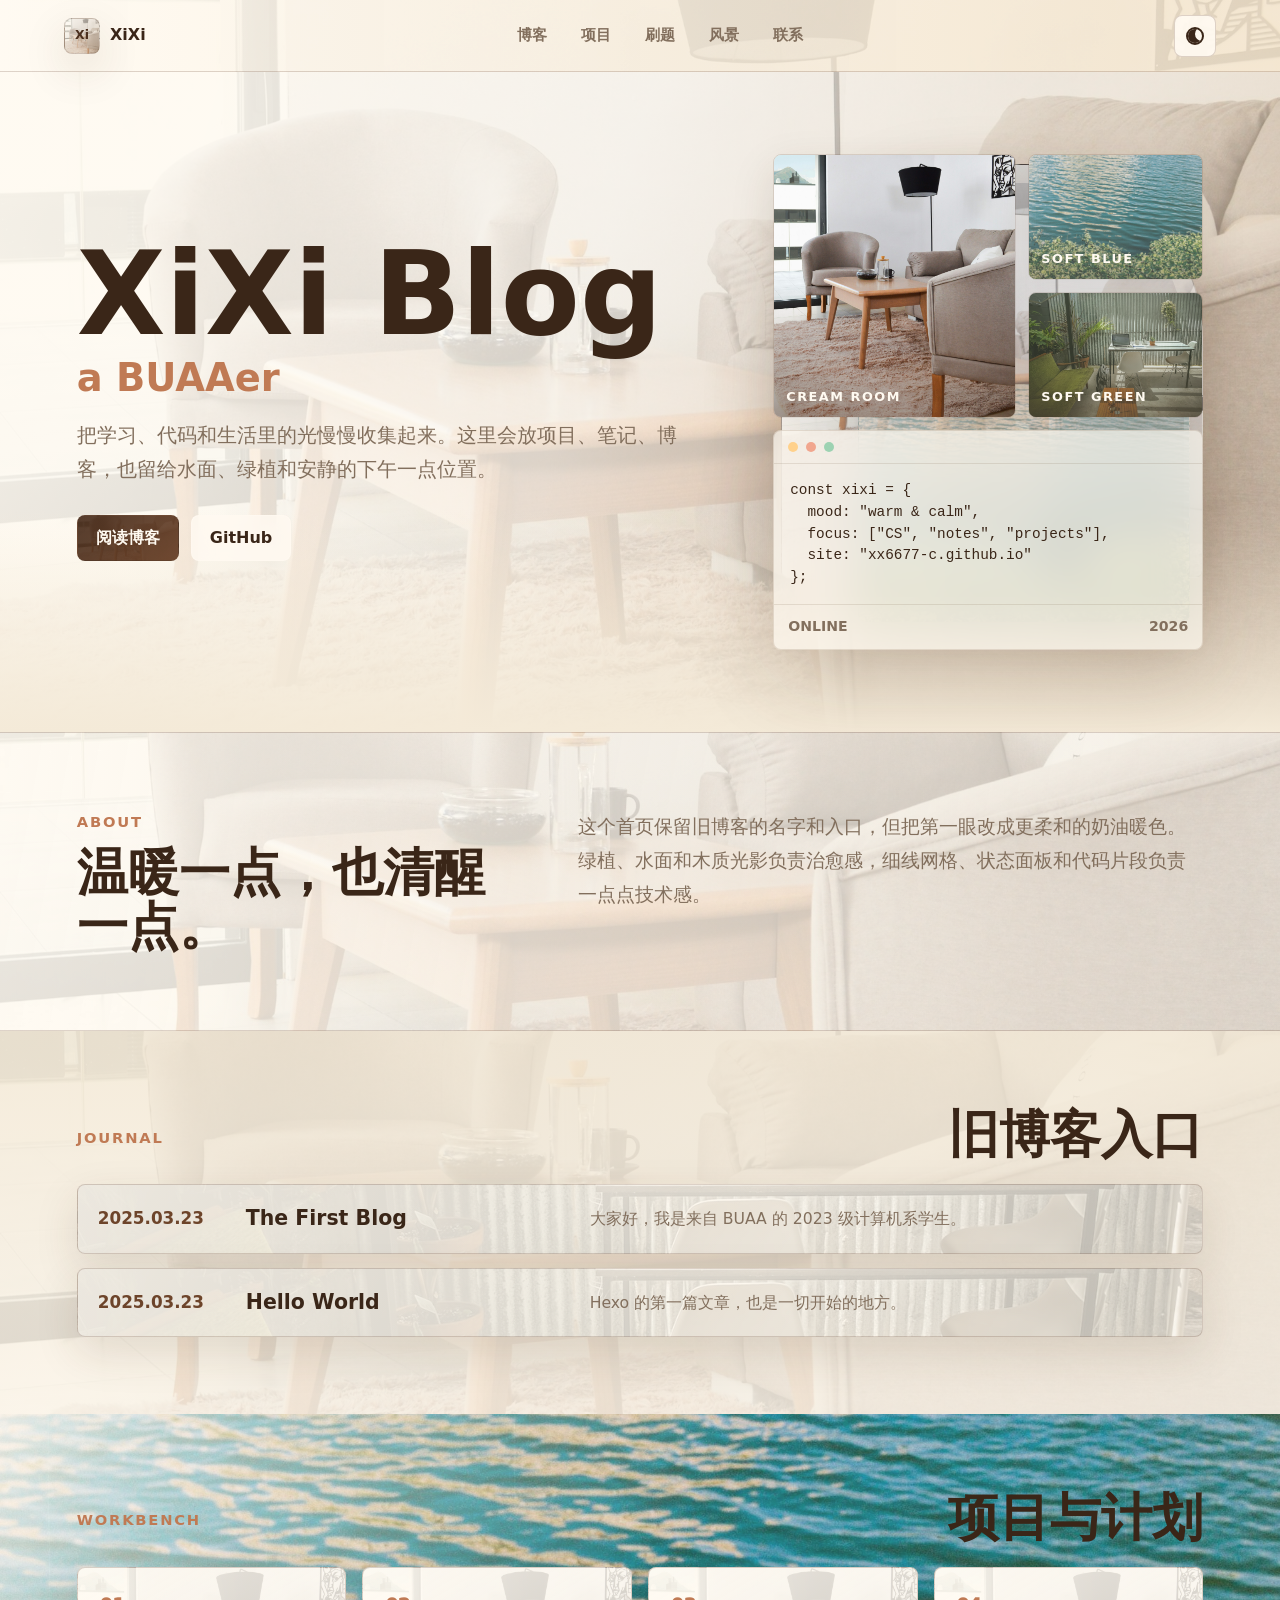
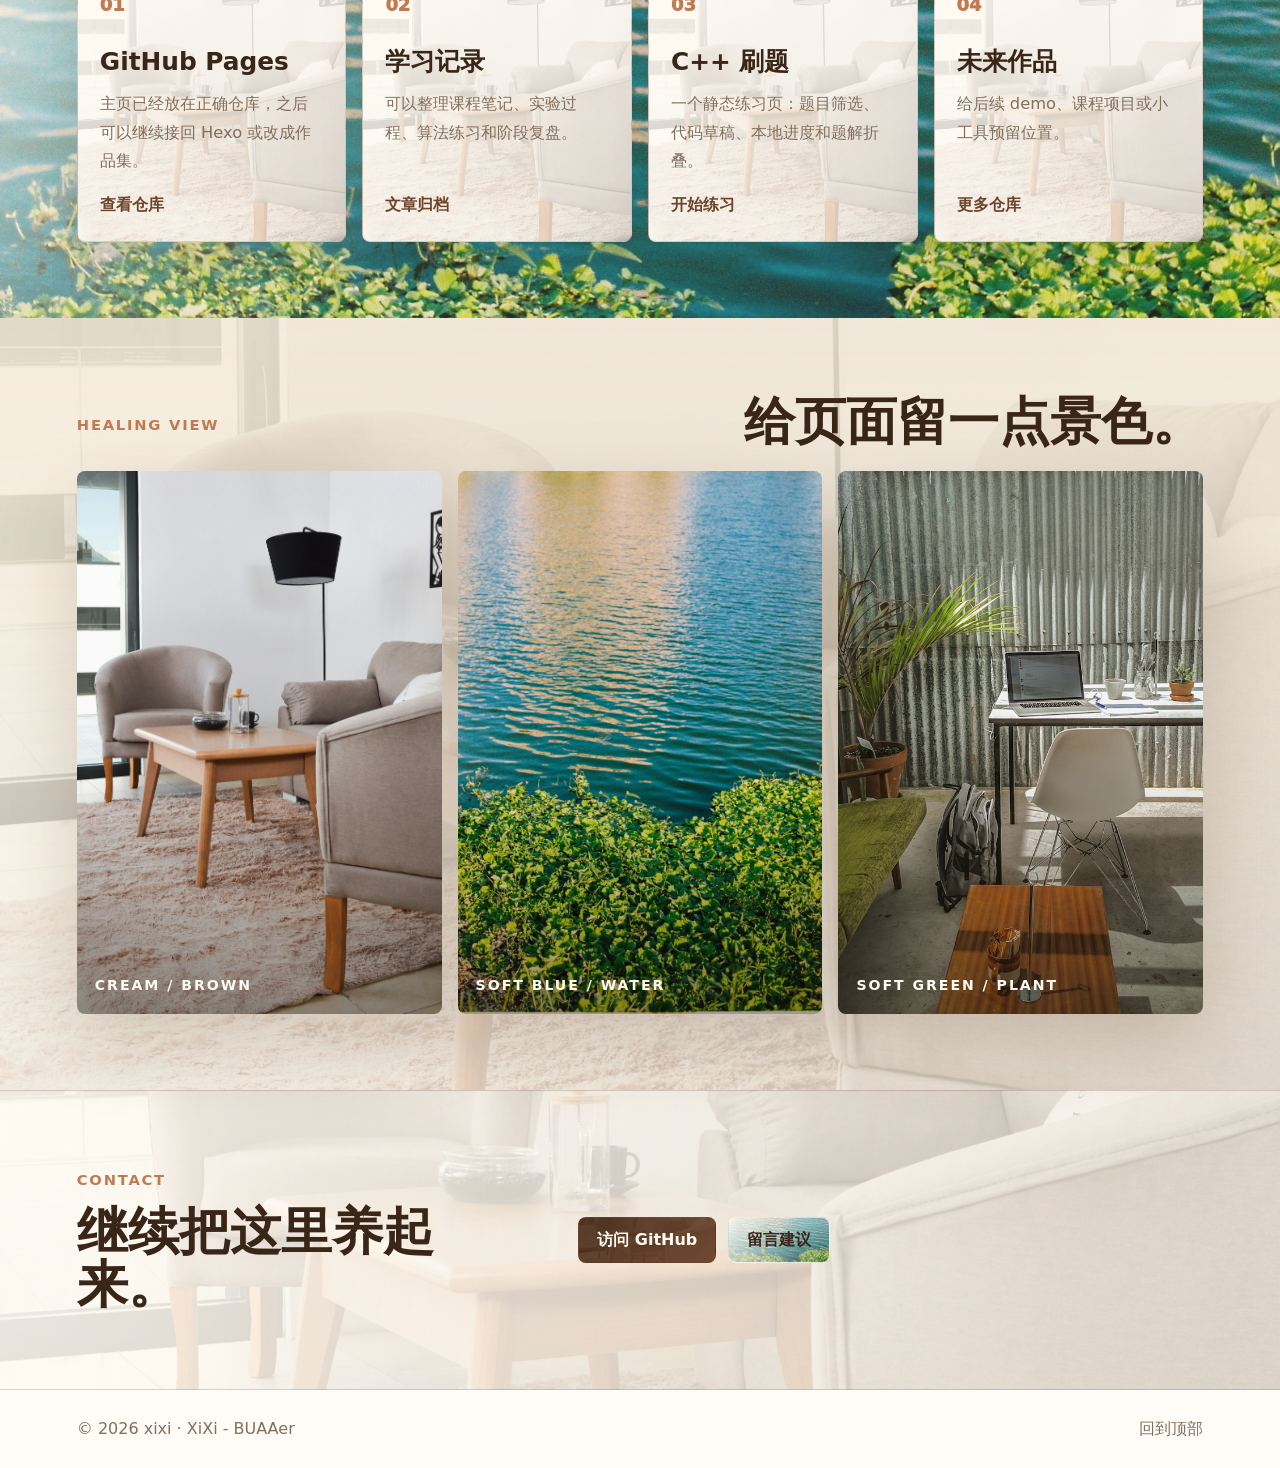
<file: index.html>
<!doctype html>
<html lang="zh-CN">
  <head>
    <meta charset="utf-8" />
    <meta name="viewport" content="width=device-width, initial-scale=1" />
    <title>XiXi Blog - BUAAer</title>
    <meta
      name="description"
      content="XiXi 的个人 GitHub Pages 博客，记录学习、技术、项目和一些温暖的日常。"
    />
    <meta property="og:title" content="XiXi Blog - BUAAer" />
    <meta
      property="og:description"
      content="a BUAAer 的温暖奶油风个人主页，带一点技术感，也留一点治愈的景色。"
    />
    <meta property="og:type" content="website" />
    <meta property="og:image" content="https://xx6677-c.github.io/assets/cream-living-room.jpg" />
    <meta name="theme-color" content="#f4dfbf" />
    <link rel="icon" href="/img/favicon.ico" />
    <link rel="stylesheet" href="styles.css?v=home-type-20260711-3" />
  </head>
  <body>
    <header class="site-header" aria-label="主导航">
      <a class="brand" href="#top" aria-label="回到首页">
        <span class="brand-mark">Xi</span>
        <span>XiXi</span>
      </a>
      <nav class="nav-links" aria-label="页面导航">
        <a href="#journal">博客</a>
        <a href="#work">项目</a>
        <a href="/practice/">刷题</a>
        <a href="#garden">风景</a>
        <a href="#contact">联系</a>
      </nav>
      <button class="theme-toggle" type="button" aria-label="切换日间和夜间模式">
        <span aria-hidden="true"></span>
      </button>
    </header>

    <main id="top">
      <section class="hero" aria-labelledby="hero-title">
        <div class="hero-shade"></div>
        <div class="hero-grid">
          <div class="hero-copy">
            <h1 id="hero-title">XiXi Blog</h1>
            <p class="hero-subtitle">a BUAAer</p>
            <p class="lead">
              把学习、代码和生活里的光慢慢收集起来。这里会放项目、笔记、博客，也留给水面、绿植和安静的下午一点位置。
            </p>
            <div class="hero-actions" aria-label="主要链接">
              <a class="button primary" href="/archives/">阅读博客</a>
              <a class="button secondary" href="https://github.com/xx6677-c">GitHub</a>
            </div>
          </div>

          <div class="hero-side">
            <div class="image-mosaic" aria-label="奶油风景图片拼贴">
              <figure class="mosaic-card main-card">
                <img src="/assets/cream-living-room.jpg" alt="奶白色温暖客厅空间" />
                <figcaption>cream room</figcaption>
              </figure>
              <figure class="mosaic-card blue-card">
                <img src="/assets/lakeside-greenery.jpg" alt="浅蓝水面与岸边植物" />
                <figcaption>soft blue</figcaption>
              </figure>
              <figure class="mosaic-card green-card">
                <img src="/assets/plant-workspace.jpg" alt="浅绿植物与工作桌" />
                <figcaption>soft green</figcaption>
              </figure>
            </div>

            <aside class="tech-panel" aria-label="主页状态">
              <div class="panel-top">
                <span></span>
                <span></span>
                <span></span>
              </div>
              <pre><code>const xixi = {
  mood: "warm & calm",
  focus: ["CS", "notes", "projects"],
  site: "xx6677-c.github.io"
};</code></pre>
              <div class="signal-row">
                <span>online</span>
                <span>2026</span>
              </div>
            </aside>
          </div>
        </div>
      </section>

      <section class="section intro" aria-labelledby="intro-title">
        <div>
          <p class="section-kicker">About</p>
          <h2 id="intro-title">温暖一点，也清醒一点。</h2>
        </div>
        <p>
          这个首页保留旧博客的名字和入口，但把第一眼改成更柔和的奶油暖色。绿植、水面和木质光影负责治愈感，细线网格、状态面板和代码片段负责一点点技术感。
        </p>
      </section>

      <section class="section journal" id="journal" aria-labelledby="journal-title">
        <div class="section-heading">
          <p class="section-kicker">Journal</p>
          <h2 id="journal-title">旧博客入口</h2>
        </div>
        <div class="journal-list">
          <a class="journal-item" href="/2025/03/23/The-first-blog/">
            <span>2025.03.23</span>
            <strong>The First Blog</strong>
            <em>大家好，我是来自 BUAA 的 2023 级计算机系学生。</em>
          </a>
          <a class="journal-item" href="/2025/03/23/hello-world/">
            <span>2025.03.23</span>
            <strong>Hello World</strong>
            <em>Hexo 的第一篇文章，也是一切开始的地方。</em>
          </a>
        </div>
      </section>

      <section class="section work" id="work" aria-labelledby="work-title">
        <div class="section-heading">
          <p class="section-kicker">Workbench</p>
          <h2 id="work-title">项目与计划</h2>
        </div>
        <div class="work-grid">
          <article class="work-card">
            <span class="work-number">01</span>
            <h3>GitHub Pages</h3>
            <p>主页已经放在正确仓库，之后可以继续接回 Hexo 或改成作品集。</p>
            <a href="https://github.com/xx6677-c/xx6677-c.github.io">查看仓库</a>
          </article>
          <article class="work-card">
            <span class="work-number">02</span>
            <h3>学习记录</h3>
            <p>可以整理课程笔记、实验过程、算法练习和阶段复盘。</p>
            <a href="/archives/">文章归档</a>
          </article>
          <article class="work-card">
            <span class="work-number">03</span>
            <h3>C++ 刷题</h3>
            <p>一个静态练习页：题目筛选、代码草稿、本地进度和题解折叠。</p>
            <a href="/practice/">开始练习</a>
          </article>
          <article class="work-card">
            <span class="work-number">04</span>
            <h3>未来作品</h3>
            <p>给后续 demo、课程项目或小工具预留位置。</p>
            <a href="https://github.com/xx6677-c?tab=repositories">更多仓库</a>
          </article>
        </div>
      </section>

      <section class="section garden" id="garden" aria-labelledby="garden-title">
        <div class="section-heading">
          <p class="section-kicker">Healing View</p>
          <h2 id="garden-title">给页面留一点景色。</h2>
        </div>
        <div class="photo-strip">
          <figure>
            <img src="/assets/cream-living-room.jpg" alt="奶白色温暖室内空间" />
            <figcaption>cream / brown</figcaption>
          </figure>
          <figure>
            <img src="/assets/lakeside-greenery.jpg" alt="水面旁的绿色植物" />
            <figcaption>soft blue / water</figcaption>
          </figure>
          <figure>
            <img src="/assets/plant-workspace.jpg" alt="带绿植的工作桌" />
            <figcaption>soft green / plant</figcaption>
          </figure>
        </div>
      </section>

      <section class="section contact" id="contact" aria-labelledby="contact-title">
        <div>
          <p class="section-kicker">Contact</p>
          <h2 id="contact-title">继续把这里养起来。</h2>
        </div>
        <div class="contact-actions">
          <a class="button primary" href="https://github.com/xx6677-c">访问 GitHub</a>
          <a class="button secondary" href="https://github.com/xx6677-c/xx6677-c.github.io/issues">留言建议</a>
        </div>
      </section>
    </main>

    <footer class="site-footer">
      <span>© <span id="year"></span> xixi · XiXi - BUAAer</span>
      <a href="#top">回到顶部</a>
    </footer>

    <script src="script.js?v=night-20260711-1"></script>
  </body>
</html>
</file>
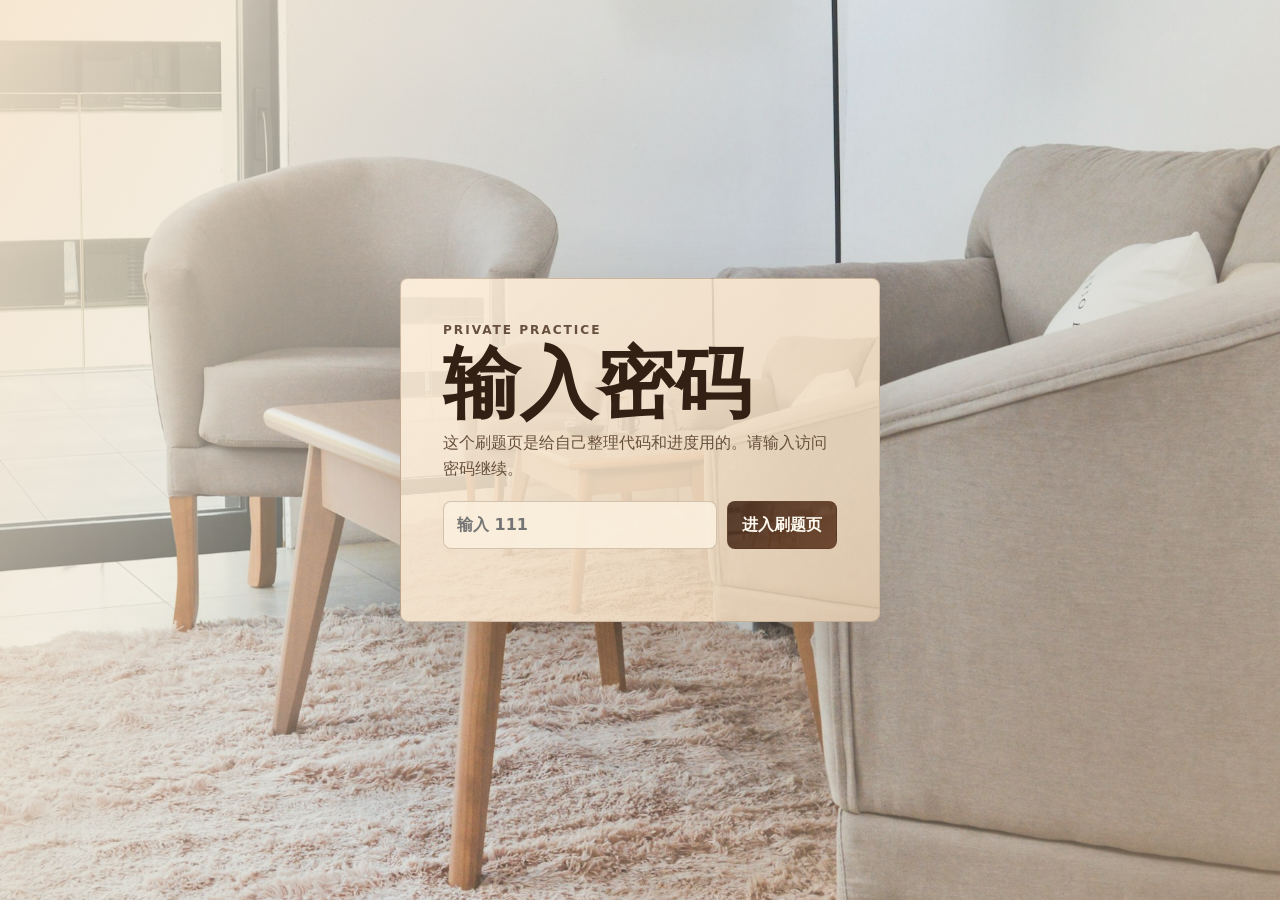
<file: practice/index.html>
<!doctype html>
<html lang="zh-CN">
  <head>
    <meta charset="utf-8" />
    <meta name="viewport" content="width=device-width, initial-scale=1" />
    <title>C++ 刷题 | XiXi - BUAAer</title>
    <meta
      name="description"
      content="XiXi 的 C++ 代码题练习页，支持题目筛选、代码草稿、本地进度和题解折叠。"
    />
    <meta name="theme-color" content="#f4dfbf" />
    <link rel="icon" href="/img/favicon.ico" />
    <link rel="stylesheet" href="/practice/practice.css?v=practice-20260711-9" />
  </head>
  <body>
    <section class="password-gate" id="passwordGate" aria-label="刷题页密码">
      <div class="gate-card">
        <p class="eyebrow">Private Practice</p>
        <h1>输入密码</h1>
        <p>这个刷题页是给自己整理代码和进度用的。请输入访问密码继续。</p>
        <form id="passwordForm">
          <input id="passwordInput" type="password" inputmode="numeric" placeholder="输入 111" autocomplete="current-password" />
          <button type="submit">进入刷题页</button>
        </form>
        <small id="passwordMessage"></small>
      </div>
    </section>

    <div id="practiceApp">
    <header class="practice-header">
      <a class="brand" href="/" aria-label="回到首页">
        <span class="brand-mark">Xi</span>
        <span>XiXi</span>
      </a>
      <nav class="nav-links" aria-label="页面导航">
        <a href="/">首页</a>
        <a href="/archives/">博客</a>
        <a href="/practice/">刷题</a>
      </nav>
      <button class="theme-toggle" type="button" aria-label="切换日间和夜间模式">
        <span aria-hidden="true"></span>
      </button>
    </header>

    <main class="practice-shell">
      <section class="practice-hero" aria-labelledby="practice-title">
        <div>
          <p class="eyebrow">C++ Practice</p>
          <h1 id="practice-title">刷题工作台</h1>
          <p class="lead">
            先做一个安静、顺手的静态练习页：题集、选题、写代码、存草稿、标记完成、看思路。暂时不在线编译，专心把题和代码整理好。
          </p>
        </div>
        <div class="stats-panel" aria-label="刷题进度">
          <span class="stats-label">progress</span>
          <strong id="progressText">0 / 0</strong>
          <div class="progress-track" aria-hidden="true">
            <span id="progressBar"></span>
          </div>
        </div>
      </section>

      <section class="toolbar" aria-label="题目筛选">
        <label>
          <span>题集</span>
          <select id="collectionFilter">
            <option value="all">全部题集</option>
          </select>
        </label>
        <label>
          <span>搜索</span>
          <input id="searchInput" type="search" placeholder="题名、标签或关键词" />
        </label>
        <label>
          <span>难度</span>
          <select id="difficultyFilter">
            <option value="all">全部难度</option>
            <option value="入门">入门</option>
            <option value="简单">简单</option>
            <option value="中等">中等</option>
            <option value="提高">提高</option>
            <option value="困难">困难</option>
          </select>
        </label>
        <label>
          <span>标签</span>
          <select id="tagFilter">
            <option value="all">全部标签</option>
          </select>
        </label>
        <label>
          <span>状态</span>
          <select id="statusFilter">
            <option value="all">全部状态</option>
            <option value="todo">未完成</option>
            <option value="done">已完成</option>
          </select>
        </label>
      </section>

      <section class="workspace" aria-label="刷题区域">
        <aside class="problem-list" aria-label="题目列表">
          <div class="list-heading">
            <span>Problems</span>
            <button id="clearFilters" type="button">清空筛选</button>
          </div>
          <div id="problemList"></div>
        </aside>

        <article class="problem-detail" aria-live="polite">
          <div class="detail-top">
          <div>
            <p class="eyebrow" id="problemMeta">Problem</p>
            <div class="problem-title-row">
              <h2 id="problemTitle">选择一道题开始</h2>
              <strong id="problemCategory" class="problem-category" aria-label="题目分类">分类</strong>
            </div>
          </div>
          <div class="detail-actions">
            <a id="officialLink" class="official-link" href="#" target="_blank" rel="noopener">官方题面</a>
            <button id="doneButton" class="done-button" type="button">标记完成</button>
          </div>
          </div>

          <p id="problemDescription" class="problem-description"></p>

          <figure class="problem-visual" id="problemVisual" hidden>
            <div id="visualCanvas" aria-hidden="true"></div>
            <figcaption id="visualCaption"></figcaption>
          </figure>

          <div class="io-grid">
            <section>
              <h3>样例输入</h3>
              <pre id="sampleInput"></pre>
            </section>
            <section>
              <h3>样例输出</h3>
              <pre id="sampleOutput"></pre>
            </section>
          </div>

          <details class="hint-box">
            <summary>思路提示</summary>
            <p id="problemHint"></p>
          </details>

          <details class="interview-box" id="interviewBox" open>
            <summary>面试关注点 / 常见变种</summary>
            <div class="research-line" id="researchLine" hidden>
              <span id="researchMeta"></span>
              <a id="discussionLink" href="#" target="_blank" rel="noopener">查看讨论来源</a>
            </div>
            <ul id="interviewNotes"></ul>
          </details>

          <label class="editor-label" for="summaryEditor">
            <span>我的题意摘要 / 关键条件</span>
            <small id="summaryState" title="使用浏览器 localStorage 保存；清除本站数据或更换浏览器后不会保留。">保存在当前浏览器</small>
          </label>
          <textarea
            id="summaryEditor"
            class="summary-editor"
            spellcheck="false"
            placeholder="用自己的话写下题意、边界条件、易错点和复盘结论"
          ></textarea>

          <label class="editor-label" for="codeEditor">
            <span>我的 C++ 代码</span>
            <small id="saveState" title="使用浏览器 localStorage 保存；清除本站数据或更换浏览器后不会保留。">保存在当前浏览器</small>
          </label>
          <textarea id="codeEditor" spellcheck="false"></textarea>

          <div class="editor-actions">
            <button id="copyButton" type="button">复制代码</button>
            <button id="resetButton" type="button">恢复模板</button>
          </div>

          <section class="methods-box" aria-labelledby="methodsTitle">
            <div class="methods-heading">
              <h3 id="methodsTitle">思路 / 标准答案预留</h3>
              <select id="methodSelect" aria-label="选择方法"></select>
            </div>
            <p id="methodIdea"></p>
            <pre><code id="solutionCode"></code></pre>
          </section>
        </article>
      </section>
    </main>
    </div>

    <script src="/practice/hot100-data.js?v=practice-20260711-7"></script>
    <script src="/practice/hot100-starters.js?v=practice-20260711-7"></script>
    <script src="/practice/hot100-content.js?v=practice-20260711-7"></script>
    <script src="/practice/practice.js?v=practice-20260711-7"></script>
  </body>
</html>
</file>
<file: styles.css>
:root {
  color-scheme: light;
  --cream: #f4ead8;
  --cream-deep: #dfc8aa;
  --milk: #fbf4e8;
  --paper: #fffaf1;
  --ink: #3a2618;
  --muted: #826f5d;
  --line: rgba(89, 54, 31, 0.2);
  --sage: #aac4a7;
  --sky: #b9d7df;
  --teal: #6d442a;
  --coral: #c07a54;
  --amber: #b88843;
  --brown: #4a2f1e;
  --shadow: 0 28px 80px rgba(73, 43, 22, 0.2);
  --soft-shadow: 0 16px 44px rgba(73, 43, 22, 0.13);
}

[data-theme="dark"] {
  color-scheme: dark;
  --cream: #17120f;
  --cream-deep: #261b14;
  --milk: #1f1712;
  --paper: #2a2019;
  --ink: #f2e5d2;
  --muted: #c6ad94;
  --line: rgba(240, 222, 196, 0.16);
  --sage: #93aa8f;
  --sky: #8eb4bd;
  --teal: #d2aa7d;
  --coral: #d79472;
  --amber: #d8b86e;
  --brown: #130d0a;
  --shadow: 0 32px 86px rgba(0, 0, 0, 0.42);
  --soft-shadow: 0 18px 52px rgba(0, 0, 0, 0.3);
}

* {
  box-sizing: border-box;
}

html {
  scroll-behavior: smooth;
}

body {
  margin: 0;
  min-width: 320px;
  background:
    linear-gradient(120deg, rgba(255, 250, 241, 0.88), rgba(255, 250, 241, 0.52)),
    url("/assets/cream-living-room.jpg") center top / cover fixed;
  color: var(--ink);
  font-family:
    Inter, ui-sans-serif, system-ui, -apple-system, BlinkMacSystemFont, "Segoe UI",
    "Microsoft YaHei", sans-serif;
  line-height: 1.65;
}

[data-theme="dark"] body {
  background:
    linear-gradient(120deg, rgba(19, 13, 10, 0.9), rgba(31, 23, 18, 0.84)),
    url("/assets/cream-living-room.jpg") center top / cover fixed;
}

body::before {
  position: fixed;
  inset: 0;
  z-index: -1;
  content: "";
  background-image:
    linear-gradient(rgba(74, 47, 30, 0.045) 1px, transparent 1px),
    linear-gradient(90deg, rgba(74, 47, 30, 0.045) 1px, transparent 1px);
  background-size: 44px 44px;
  mask-image: linear-gradient(to bottom, black, transparent 72%);
  pointer-events: none;
}

a {
  color: inherit;
  text-decoration: none;
}

img {
  display: block;
  max-width: 100%;
}

.site-header {
  position: sticky;
  top: 0;
  z-index: 20;
  display: flex;
  align-items: center;
  justify-content: space-between;
  gap: 22px;
  min-height: 72px;
  padding: 14px clamp(18px, 5vw, 72px);
  border-bottom: 1px solid var(--line);
  background:
    linear-gradient(90deg, rgba(255, 250, 241, 0.92), rgba(246, 231, 207, 0.9)),
    url("/assets/cream-living-room.jpg") center 18% / cover;
  backdrop-filter: blur(18px);
}

[data-theme="dark"] .site-header {
  background:
    linear-gradient(90deg, rgba(23, 18, 15, 0.92), rgba(42, 32, 25, 0.9)),
    url("/assets/cream-living-room.jpg") center 18% / cover;
}

.brand,
.nav-links,
.hero-actions,
.contact-actions {
  display: flex;
  align-items: center;
}

.brand {
  gap: 10px;
  font-weight: 900;
}

.brand-mark {
  display: grid;
  width: 36px;
  height: 36px;
  place-items: center;
  border: 1px solid rgba(74, 47, 30, 0.18);
  border-radius: 8px;
  background:
    linear-gradient(135deg, rgba(255, 250, 241, 0.74), rgba(222, 197, 164, 0.48)),
    url("/assets/cream-living-room.jpg") center / cover;
  color: var(--brown);
  font-size: 0.78rem;
  box-shadow: var(--soft-shadow);
}

.nav-links {
  gap: clamp(14px, 3vw, 34px);
  color: var(--muted);
  font-size: 0.96rem;
  font-weight: 700;
}

.nav-links a {
  padding: 8px 0;
}

.nav-links a:hover,
.site-footer a:hover,
.work-card a:hover,
.journal-item:hover strong {
  color: var(--teal);
}

.theme-toggle {
  display: grid;
  width: 42px;
  height: 42px;
  place-items: center;
  border: 1px solid var(--line);
  border-radius: 8px;
  background: color-mix(in srgb, var(--paper), transparent 8%);
  color: var(--ink);
  cursor: pointer;
}

.theme-toggle span {
  width: 18px;
  height: 18px;
  border: 2px solid currentColor;
  border-radius: 50%;
  box-shadow: inset 7px -2px 0 currentColor;
}

[data-theme="dark"] .theme-toggle span {
  box-shadow: inset 0 0 0 currentColor;
}

.hero {
  position: relative;
  min-height: min(660px, calc(100svh - 128px));
  overflow: hidden;
  background:
    linear-gradient(105deg, rgba(255, 250, 241, 0.94), rgba(255, 250, 241, 0.82) 45%, rgba(238, 214, 183, 0.5)),
    url("/assets/cream-living-room.jpg") center / cover;
}

[data-theme="dark"] .hero {
  background:
    linear-gradient(105deg, rgba(19, 13, 10, 0.92), rgba(31, 23, 18, 0.82) 48%, rgba(83, 57, 38, 0.48)),
    url("/assets/cream-living-room.jpg") center / cover;
}

.hero::before {
  position: absolute;
  inset: clamp(46px, 8vw, 92px) clamp(18px, 6vw, 88px) auto auto;
  width: min(34vw, 420px);
  aspect-ratio: 1.02;
  content: "";
  border: 1px solid rgba(126, 103, 76, 0.18);
  border-radius: 42% 42% 8px 8px;
  background:
    linear-gradient(180deg, rgba(255, 255, 255, 0.72), rgba(255, 250, 241, 0.18)),
    url("/assets/cream-living-room.jpg") center / cover;
  box-shadow:
    inset 0 0 0 18px rgba(255, 250, 241, 0.38),
    var(--shadow);
}

[data-theme="dark"] .hero::before {
  background:
    linear-gradient(180deg, rgba(255, 239, 214, 0.24), rgba(19, 13, 10, 0.36)),
    url("/assets/cream-living-room.jpg") center / cover;
  filter: brightness(0.72) saturate(0.78);
}

.hero::after {
  position: absolute;
  right: clamp(18px, 7vw, 118px);
  bottom: clamp(54px, 9vw, 110px);
  width: min(28vw, 330px);
  aspect-ratio: 1.4;
  content: "";
  border: 1px solid rgba(126, 103, 76, 0.16);
  border-radius: 8px;
  background:
    linear-gradient(145deg, rgba(255, 250, 241, 0.44), rgba(185, 215, 223, 0.34)),
    url("/assets/lakeside-greenery.jpg") center / cover;
  box-shadow: var(--soft-shadow);
  filter: saturate(0.58) sepia(0.1) brightness(1.08);
  opacity: 0.72;
}

[data-theme="dark"] .hero::after {
  background:
    linear-gradient(145deg, rgba(19, 13, 10, 0.32), rgba(142, 180, 189, 0.2)),
    url("/assets/lakeside-greenery.jpg") center / cover;
  filter: saturate(0.42) sepia(0.12) brightness(0.68);
}

.hero-shade {
  position: absolute;
  inset: auto 0 0;
  height: 34%;
  background: linear-gradient(to bottom, transparent, var(--cream));
}

.hero-grid {
  position: relative;
  z-index: 1;
  display: grid;
  grid-template-columns: minmax(0, 1fr) minmax(300px, 430px);
  align-items: center;
  gap: clamp(32px, 6vw, 84px);
  min-height: min(660px, calc(100svh - 128px));
  padding: clamp(36px, 4vw, 50px) clamp(20px, 6vw, 88px);
}

.hero-copy {
  max-width: 760px;
  color: var(--ink);
  text-shadow: none;
}

.section-kicker {
  margin: 0 0 12px;
  color: var(--coral);
  font-size: 0.92rem;
  font-weight: 900;
  letter-spacing: 0.12em;
  text-transform: uppercase;
}

h1,
h2,
h3,
p {
  margin-top: 0;
}

h1 {
  max-width: 820px;
  margin-bottom: 10px;
  font-size: clamp(4rem, 9vw, 7.2rem);
  line-height: 0.9;
  letter-spacing: 0;
}

.hero-subtitle {
  margin-bottom: 20px;
  color: var(--coral);
  font-size: clamp(1.75rem, 3vw, 2.55rem);
  font-weight: 900;
  line-height: 1.1;
}

.lead {
  max-width: 680px;
  margin-bottom: 28px;
  color: var(--muted);
  font-size: clamp(1.05rem, 1.6vw, 1.22rem);
  line-height: 1.75;
}

.hero-actions,
.contact-actions {
  flex-wrap: wrap;
  gap: 12px;
}

.button {
  display: inline-flex;
  min-height: 46px;
  align-items: center;
  justify-content: center;
  border: 1px solid transparent;
  border-radius: 8px;
  padding: 0 18px;
  font-weight: 900;
  white-space: nowrap;
}

.button.primary {
  background:
    linear-gradient(135deg, rgba(74, 47, 30, 0.94), rgba(109, 68, 42, 0.9)),
    url("/assets/cream-living-room.jpg") center / cover;
  color: #fffaf1;
}

.button.primary:hover {
  background:
    linear-gradient(135deg, rgba(58, 38, 24, 0.96), rgba(109, 68, 42, 0.94)),
    url("/assets/cream-living-room.jpg") center / cover;
}

.button.secondary {
  border-color: color-mix(in srgb, var(--paper), transparent 30%);
  background: color-mix(in srgb, var(--paper), transparent 16%);
  color: var(--ink);
}

.hero .button.secondary {
  color: var(--ink);
  backdrop-filter: blur(12px);
}

.button.secondary:hover {
  border-color: var(--teal);
}

.tech-panel {
  overflow: hidden;
  border: 1px solid rgba(126, 103, 76, 0.18);
  border-radius: 8px;
  background: rgba(255, 250, 241, 0.66);
  color: var(--ink);
  box-shadow: var(--shadow);
  backdrop-filter: blur(22px);
}

[data-theme="dark"] .tech-panel {
  background: rgba(42, 32, 25, 0.72);
}

.hero-side {
  display: grid;
  gap: 12px;
}

.image-mosaic {
  display: grid;
  grid-template-columns: 1fr 0.72fr;
  grid-template-rows: 126px 126px;
  gap: 12px;
}

.mosaic-card {
  position: relative;
  min-height: 0;
  margin: 0;
  overflow: hidden;
  border: 1px solid rgba(74, 47, 30, 0.16);
  border-radius: 8px;
  box-shadow: var(--soft-shadow);
}

.mosaic-card img {
  width: 100%;
  height: 100%;
  object-fit: cover;
}

.mosaic-card::after {
  position: absolute;
  inset: 0;
  content: "";
  background: linear-gradient(to top, rgba(74, 47, 30, 0.4), transparent 50%);
}

.mosaic-card figcaption {
  position: absolute;
  left: 12px;
  bottom: 10px;
  z-index: 1;
  color: #fffaf1;
  font-size: 0.8rem;
  font-weight: 900;
  letter-spacing: 0.12em;
  text-transform: uppercase;
}

.main-card {
  grid-row: 1 / span 2;
}

.blue-card img {
  filter: saturate(0.58) sepia(0.08) brightness(1.08);
}

.blue-card::before,
.green-card::before {
  position: absolute;
  inset: 0;
  z-index: 1;
  content: "";
  pointer-events: none;
}

.blue-card::before {
  background: rgba(185, 215, 223, 0.24);
}

.green-card::before {
  background: rgba(170, 196, 167, 0.2);
}

.panel-top {
  display: flex;
  gap: 8px;
  border-bottom: 1px solid rgba(126, 103, 76, 0.16);
  padding: 11px 14px;
}

.panel-top span {
  width: 10px;
  height: 10px;
  border-radius: 50%;
  background: #ffd18c;
}

.panel-top span:nth-child(2) {
  background: #f1a68e;
}

.panel-top span:nth-child(3) {
  background: #9dd2b2;
}

pre {
  margin: 0;
  padding: 16px;
  overflow: auto;
  font-size: 0.9rem;
  line-height: 1.5;
}

code {
  font-family: "Cascadia Code", "SFMono-Regular", Consolas, monospace;
}

.signal-row {
  display: flex;
  justify-content: space-between;
  gap: 12px;
  border-top: 1px solid rgba(126, 103, 76, 0.16);
  padding: 10px 14px;
  color: var(--muted);
  font-size: 0.88rem;
  font-weight: 800;
  text-transform: uppercase;
}

.section {
  padding: clamp(54px, 6vw, 78px) clamp(20px, 6vw, 88px);
}

.intro,
.contact {
  display: grid;
  grid-template-columns: minmax(0, 0.7fr) minmax(0, 1fr);
  gap: clamp(24px, 5vw, 72px);
  align-items: start;
  border-top: 1px solid var(--line);
  border-bottom: 1px solid var(--line);
  background:
    linear-gradient(100deg, rgba(255, 250, 241, 0.9), rgba(251, 244, 232, 0.72)),
    url("/assets/cream-living-room.jpg") center / cover;
}

[data-theme="dark"] .intro,
[data-theme="dark"] .contact {
  background:
    linear-gradient(100deg, rgba(42, 32, 25, 0.9), rgba(31, 23, 18, 0.78)),
    url("/assets/cream-living-room.jpg") center / cover;
}

.section-heading {
  display: flex;
  align-items: end;
  justify-content: space-between;
  gap: 24px;
  margin-bottom: 22px;
}

h2 {
  margin-bottom: 0;
  font-size: clamp(2rem, 4vw, 3.5rem);
  line-height: 1.05;
  letter-spacing: 0;
}

.intro p:last-child {
  color: var(--muted);
  font-size: clamp(1.02rem, 1.55vw, 1.16rem);
  line-height: 1.85;
}

.journal {
  background:
    linear-gradient(180deg, rgba(244, 234, 216, 0.92), rgba(251, 244, 232, 0.88)),
    url("/assets/cream-living-room.jpg") center / cover;
}

[data-theme="dark"] .journal {
  background:
    linear-gradient(180deg, rgba(23, 18, 15, 0.94), rgba(31, 23, 18, 0.88)),
    url("/assets/cream-living-room.jpg") center / cover;
}

.journal-list {
  display: grid;
  gap: 14px;
}

.journal-item {
  display: grid;
  grid-template-columns: 130px minmax(160px, 0.55fr) minmax(0, 1fr);
  gap: 18px;
  align-items: center;
  border: 1px solid var(--line);
  border-radius: 8px;
  padding: 20px;
  background:
    linear-gradient(120deg, rgba(255, 250, 241, 0.92), rgba(255, 250, 241, 0.72)),
    url("/assets/plant-workspace.jpg") center / cover;
  box-shadow: var(--soft-shadow);
}

[data-theme="dark"] .journal-item {
  background:
    linear-gradient(120deg, rgba(42, 32, 25, 0.92), rgba(31, 23, 18, 0.78)),
    url("/assets/plant-workspace.jpg") center / cover;
}

.journal-item span,
.journal-item em {
  color: var(--muted);
  font-size: 0.98rem;
  font-style: normal;
}

.journal-item span {
  color: var(--teal);
  font-size: 1.05rem;
  font-weight: 850;
}

.journal-item strong {
  color: var(--ink);
  font-size: 1.28rem;
  line-height: 1.35;
}

.work {
  background:
    linear-gradient(130deg, rgba(255, 250, 241, 0.86), rgba(185, 215, 223, 0.18) 46%, rgba(170, 196, 167, 0.16)),
    url("/assets/lakeside-greenery.jpg") center / cover;
}

[data-theme="dark"] .work {
  background:
    linear-gradient(130deg, rgba(23, 18, 15, 0.9), rgba(142, 180, 189, 0.12) 46%, rgba(147, 170, 143, 0.12)),
    url("/assets/lakeside-greenery.jpg") center / cover;
}

.work-grid {
  display: grid;
  grid-template-columns: repeat(4, minmax(0, 1fr));
  gap: 16px;
}

.work-card {
  display: flex;
  min-height: 252px;
  flex-direction: column;
  border: 1px solid var(--line);
  border-radius: 8px;
  padding: 22px;
  background:
    linear-gradient(150deg, rgba(255, 250, 241, 0.92), rgba(255, 250, 241, 0.72)),
    url("/assets/cream-living-room.jpg") center / cover;
  box-shadow: var(--soft-shadow);
}

[data-theme="dark"] .work-card {
  background:
    linear-gradient(150deg, rgba(42, 32, 25, 0.94), rgba(31, 23, 18, 0.78)),
    url("/assets/cream-living-room.jpg") center / cover;
}

.work-number {
  color: var(--coral);
  font-size: 1.12rem;
  font-weight: 950;
}

.work-card h3 {
  margin: 28px 0 12px;
  font-size: 1.55rem;
  line-height: 1.25;
}

.work-card p {
  color: var(--muted);
  font-size: 1.02rem;
  line-height: 1.75;
}

.work-card a {
  margin-top: auto;
  color: var(--teal);
  font-weight: 900;
}

.garden {
  background:
    linear-gradient(180deg, rgba(244, 234, 216, 0.88), rgba(251, 244, 232, 0.76)),
    url("/assets/cream-living-room.jpg") center / cover;
}

[data-theme="dark"] .garden {
  background:
    linear-gradient(180deg, rgba(23, 18, 15, 0.9), rgba(31, 23, 18, 0.78)),
    url("/assets/cream-living-room.jpg") center / cover;
}

.photo-strip {
  display: grid;
  grid-template-columns: repeat(3, minmax(0, 1fr));
  gap: 16px;
}

figure {
  position: relative;
  min-height: 380px;
  margin: 0;
  overflow: hidden;
  border-radius: 8px;
  box-shadow: var(--shadow);
}

figure img {
  width: 100%;
  height: 100%;
  object-fit: cover;
}

figure::after {
  position: absolute;
  inset: 0;
  content: "";
  background: linear-gradient(to top, rgba(35, 28, 19, 0.42), transparent 46%);
}

figcaption {
  position: absolute;
  left: 18px;
  bottom: 16px;
  z-index: 1;
  color: #fffaf1;
  font-size: 0.88rem;
  font-weight: 900;
  letter-spacing: 0.14em;
  text-transform: uppercase;
}

.contact {
  align-items: center;
}

.contact .button.secondary {
  background:
    linear-gradient(135deg, rgba(255, 250, 241, 0.92), rgba(185, 215, 223, 0.18)),
    url("/assets/lakeside-greenery.jpg") center / cover;
}

.site-footer {
  display: flex;
  align-items: center;
  justify-content: space-between;
  gap: 16px;
  padding: 26px clamp(20px, 6vw, 88px);
  color: var(--muted);
}

@media (max-width: 900px) {
  .site-header {
    flex-wrap: wrap;
    min-height: auto;
  }

  .nav-links {
    order: 3;
    width: 100%;
    justify-content: space-between;
  }

  .hero-grid,
  .intro,
  .contact,
  .photo-strip {
    grid-template-columns: 1fr;
  }

  .hero,
  .hero-grid {
    min-height: auto;
  }

  .journal-item,
  .work-grid {
    grid-template-columns: 1fr;
  }

  .section-heading {
    display: block;
  }

  figure {
    min-height: 320px;
  }
}

@media (max-width: 1120px) and (min-width: 901px) {
  .work-grid {
    grid-template-columns: repeat(2, minmax(0, 1fr));
  }
}

@media (max-width: 540px) {
  .brand {
    font-size: 0.95rem;
  }

  .button {
    width: 100%;
  }

  .hero-actions,
  .contact-actions {
    width: 100%;
  }

  .tech-panel {
    display: none;
  }

  .image-mosaic {
    grid-template-rows: 150px;
  }

  .main-card {
    grid-row: auto;
  }

  .site-footer {
    align-items: flex-start;
    flex-direction: column;
  }
}
</file>
<file: practice/practice.css>
:root {
  color-scheme: light;
  --cream: #eedcc3;
  --milk: #f5e6d0;
  --paper: rgba(248, 234, 214, 0.94);
  --ink: #332015;
  --muted: #67503d;
  --line: rgba(89, 54, 31, 0.24);
  --brown: #4a2f1e;
  --accent: #c07a54;
  --blue: rgba(185, 215, 223, 0.3);
  --green: rgba(170, 196, 167, 0.24);
  --shadow: 0 28px 80px rgba(73, 43, 22, 0.18);
  --soft-shadow: 0 16px 44px rgba(73, 43, 22, 0.12);
}

[data-theme="dark"] {
  color-scheme: dark;
  --cream: #17120f;
  --milk: #201711;
  --paper: rgba(42, 32, 25, 0.88);
  --ink: #f2e5d2;
  --muted: #c6ad94;
  --line: rgba(240, 222, 196, 0.16);
  --brown: #130d0a;
  --accent: #d79472;
  --blue: rgba(142, 180, 189, 0.16);
  --green: rgba(147, 170, 143, 0.14);
  --shadow: 0 32px 86px rgba(0, 0, 0, 0.42);
  --soft-shadow: 0 18px 52px rgba(0, 0, 0, 0.3);
}

* {
  box-sizing: border-box;
}

#practiceApp[hidden],
.password-gate[hidden],
.problem-visual[hidden] {
  display: none !important;
}

html {
  scroll-behavior: smooth;
}

body {
  margin: 0;
  min-width: 320px;
  background:
    linear-gradient(120deg, rgba(246, 229, 205, 0.9), rgba(232, 207, 175, 0.7)),
    url("/assets/cream-living-room.jpg") center top / cover fixed;
  color: var(--ink);
  font-family:
    Inter, ui-sans-serif, system-ui, -apple-system, BlinkMacSystemFont, "Segoe UI",
    "Microsoft YaHei", sans-serif;
  line-height: 1.6;
}

[data-theme="dark"] body {
  background:
    linear-gradient(120deg, rgba(19, 13, 10, 0.92), rgba(31, 23, 18, 0.82)),
    url("/assets/cream-living-room.jpg") center top / cover fixed;
}

a {
  color: inherit;
  text-decoration: none;
}

button,
input,
select,
textarea {
  font: inherit;
}

.password-gate {
  position: fixed;
  inset: 0;
  z-index: 100;
  display: grid;
  place-items: center;
  padding: 20px;
  background:
    linear-gradient(120deg, rgba(246, 229, 205, 0.9), rgba(185, 215, 223, 0.2), rgba(216, 193, 160, 0.48)),
    url("/assets/cream-living-room.jpg") center / cover;
}

[data-theme="dark"] .password-gate {
  background:
    linear-gradient(120deg, rgba(19, 13, 10, 0.92), rgba(142, 180, 189, 0.14), rgba(147, 170, 143, 0.12)),
    url("/assets/cream-living-room.jpg") center / cover;
}

.password-gate.is-unlocked {
  display: none;
}

.gate-card {
  width: min(100%, 480px);
  border: 1px solid var(--line);
  border-radius: 8px;
  padding: clamp(24px, 5vw, 42px);
  background:
    linear-gradient(135deg, var(--paper), rgba(239, 216, 187, 0.82)),
    url("/assets/cream-living-room.jpg") center / cover;
  box-shadow: var(--shadow);
}

[data-theme="dark"] .gate-card {
  background:
    linear-gradient(135deg, rgba(42, 32, 25, 0.92), rgba(31, 23, 18, 0.78)),
    url("/assets/cream-living-room.jpg") center / cover;
}

.gate-card h1 {
  margin-bottom: 12px;
  font-size: clamp(2.4rem, 8vw, 4.8rem);
}

.gate-card p {
  color: var(--muted);
}

.gate-card form {
  display: grid;
  grid-template-columns: minmax(0, 1fr) auto;
  gap: 10px;
  margin-top: 20px;
}

.gate-card button {
  min-height: 44px;
  padding: 0 14px;
}

#passwordMessage {
  display: block;
  min-height: 20px;
  margin-top: 10px;
  color: var(--accent);
  font-weight: 800;
}

.practice-header {
  position: sticky;
  top: 0;
  z-index: 10;
  display: flex;
  align-items: center;
  justify-content: space-between;
  gap: 20px;
  min-height: 72px;
  padding: 14px clamp(18px, 5vw, 72px);
  border-bottom: 1px solid var(--line);
  background:
    linear-gradient(90deg, rgba(248, 235, 216, 0.95), rgba(231, 207, 175, 0.9)),
    url("/assets/cream-living-room.jpg") center 18% / cover;
  backdrop-filter: blur(18px);
}

[data-theme="dark"] .practice-header {
  background:
    linear-gradient(90deg, rgba(18, 13, 10, 0.92), rgba(42, 32, 25, 0.86)),
    url("/assets/cream-living-room.jpg") center 18% / cover;
}

.brand,
.nav-links {
  display: flex;
  align-items: center;
}

.brand {
  gap: 10px;
  font-weight: 900;
}

.brand-mark {
  display: grid;
  width: 36px;
  height: 36px;
  place-items: center;
  border: 1px solid var(--line);
  border-radius: 8px;
  background:
    linear-gradient(135deg, rgba(255, 250, 241, 0.78), rgba(222, 197, 164, 0.52)),
    url("/assets/cream-living-room.jpg") center / cover;
  color: var(--brown);
  box-shadow: var(--soft-shadow);
}

.nav-links {
  gap: clamp(14px, 3vw, 34px);
  color: var(--muted);
  font-weight: 800;
}

.nav-links a:hover {
  color: var(--accent);
}

.theme-toggle {
  display: grid;
  width: 42px;
  height: 42px;
  place-items: center;
  border: 1px solid var(--line);
  border-radius: 8px;
  background: var(--paper);
  color: var(--ink);
  cursor: pointer;
}

.theme-toggle span {
  width: 18px;
  height: 18px;
  border: 2px solid currentColor;
  border-radius: 50%;
  box-shadow: inset 7px -2px 0 currentColor;
}

[data-theme="dark"] .theme-toggle span {
  box-shadow: inset 0 0 0 currentColor;
}

.practice-shell {
  padding: clamp(28px, 5vw, 64px) clamp(18px, 5vw, 72px) 72px;
}

.practice-hero {
  display: grid;
  grid-template-columns: minmax(0, 1fr) minmax(260px, 360px);
  gap: 24px;
  align-items: end;
  margin-bottom: 22px;
  border: 1px solid var(--line);
  border-radius: 8px;
  padding: clamp(28px, 5vw, 54px);
  background:
    linear-gradient(105deg, rgba(248, 233, 212, 0.95), rgba(200, 221, 223, 0.46) 52%, rgba(207, 216, 190, 0.4)),
    url("/assets/cream-living-room.jpg") center / cover;
  box-shadow: var(--shadow);
}

[data-theme="dark"] .practice-hero {
  background:
    linear-gradient(105deg, rgba(19, 13, 10, 0.9), rgba(142, 180, 189, 0.14) 48%, rgba(147, 170, 143, 0.12)),
    url("/assets/cream-living-room.jpg") center / cover;
}

.eyebrow {
  margin: 0 0 10px;
  color: var(--accent);
  font-size: 0.76rem;
  font-weight: 900;
  letter-spacing: 0.16em;
  text-transform: uppercase;
}

h1,
h2,
h3,
p {
  margin-top: 0;
}

h1 {
  margin-bottom: 20px;
  font-size: clamp(3.4rem, 11vw, 7.8rem);
  line-height: 0.88;
  letter-spacing: 0;
}

.lead {
  max-width: 760px;
  margin-bottom: 0;
  color: var(--muted);
  font-size: clamp(1rem, 1.8vw, 1.22rem);
}

.stats-panel,
.toolbar,
.problem-list,
.problem-detail {
  border: 1px solid var(--line);
  border-radius: 8px;
  background:
    linear-gradient(135deg, var(--paper), rgba(237, 216, 188, 0.84)),
    url("/assets/cream-living-room.jpg") center / cover;
  box-shadow: var(--soft-shadow);
}

[data-theme="dark"] .stats-panel,
[data-theme="dark"] .toolbar,
[data-theme="dark"] .problem-list,
[data-theme="dark"] .problem-detail {
  background:
    linear-gradient(135deg, rgba(42, 32, 25, 0.92), rgba(31, 23, 18, 0.76)),
    url("/assets/cream-living-room.jpg") center / cover;
}

.stats-panel {
  padding: 18px;
}

.stats-label {
  color: var(--muted);
  font-size: 0.78rem;
  font-weight: 900;
  letter-spacing: 0.14em;
  text-transform: uppercase;
}

.stats-panel strong {
  display: block;
  margin: 8px 0 14px;
  font-size: 2.2rem;
}

.progress-track {
  height: 10px;
  overflow: hidden;
  border-radius: 999px;
  background: rgba(74, 47, 30, 0.14);
}

.progress-track span {
  display: block;
  width: 0;
  height: 100%;
  border-radius: inherit;
  background:
    linear-gradient(90deg, rgba(74, 47, 30, 0.92), rgba(185, 215, 223, 0.74), rgba(170, 196, 167, 0.72)),
    url("/assets/lakeside-greenery.jpg") center / cover;
  transition: width 180ms ease;
}

.toolbar {
  display: grid;
  grid-template-columns: minmax(150px, 0.45fr) minmax(220px, 1fr) repeat(3, minmax(140px, 0.25fr));
  gap: 12px;
  margin-bottom: 22px;
  padding: 16px;
}

.toolbar label,
.editor-label {
  display: grid;
  gap: 8px;
  color: var(--muted);
  font-size: 0.94rem;
  font-weight: 900;
}

input,
select,
textarea {
  width: 100%;
  border: 1px solid var(--line);
  border-radius: 8px;
  background: rgba(250, 238, 220, 0.94);
  color: var(--ink);
  outline: none;
}

[data-theme="dark"] input,
[data-theme="dark"] select,
[data-theme="dark"] textarea {
  background: rgba(19, 13, 10, 0.58);
}

input,
select {
  min-height: 48px;
  padding: 0 13px;
  font-size: 1rem;
  font-weight: 750;
}

input:focus,
select:focus,
textarea:focus {
  border-color: var(--accent);
  box-shadow: 0 0 0 3px rgba(192, 122, 84, 0.16);
}

.workspace {
  display: grid;
  grid-template-columns: minmax(260px, 360px) minmax(0, 1fr);
  gap: 18px;
  align-items: start;
}

.workspace > *,
.practice-hero > *,
.toolbar > *,
.io-grid > *,
.detail-top > * {
  min-width: 0;
}

.problem-list {
  position: sticky;
  top: 92px;
  max-height: calc(100vh - 112px);
  overflow: auto;
  padding: 14px;
}

.list-heading,
.detail-top,
.editor-actions {
  display: flex;
  align-items: center;
  justify-content: space-between;
  gap: 12px;
}

.detail-actions {
  display: flex;
  flex-wrap: wrap;
  gap: 10px;
  justify-content: flex-end;
}

.official-link {
  display: inline-flex;
  min-height: 42px;
  align-items: center;
  justify-content: center;
  border: 1px solid var(--line);
  border-radius: 8px;
  padding: 0 14px;
  background:
    linear-gradient(135deg, rgba(248, 235, 216, 0.94), rgba(195, 220, 224, 0.42)),
    url("/assets/lakeside-greenery.jpg") center / cover;
  color: var(--ink);
  font-weight: 900;
}

[data-theme="dark"] .official-link {
  background:
    linear-gradient(135deg, rgba(42, 32, 25, 0.88), rgba(142, 180, 189, 0.14)),
    url("/assets/lakeside-greenery.jpg") center / cover;
}

.list-heading {
  margin-bottom: 12px;
  color: var(--muted);
  font-size: 0.92rem;
  font-weight: 900;
  letter-spacing: 0.12em;
  text-transform: uppercase;
}

button {
  border: 1px solid var(--line);
  border-radius: 8px;
  background:
    linear-gradient(135deg, rgba(74, 47, 30, 0.94), rgba(109, 68, 42, 0.9)),
    url("/assets/cream-living-room.jpg") center / cover;
  color: #fffaf1;
  cursor: pointer;
  font-weight: 900;
}

button:hover {
  filter: brightness(1.04);
}

#clearFilters {
  min-height: 34px;
  padding: 0 10px;
  font-size: 0.8rem;
}

.problem-item {
  width: 100%;
  margin-bottom: 10px;
  padding: 14px;
  text-align: left;
  background:
    linear-gradient(135deg, rgba(249, 237, 219, 0.96), rgba(234, 213, 185, 0.88)),
    url("/assets/plant-workspace.jpg") center / cover;
  color: var(--ink);
}

[data-theme="dark"] .problem-item {
  background:
    linear-gradient(135deg, rgba(42, 32, 25, 0.92), rgba(31, 23, 18, 0.76)),
    url("/assets/plant-workspace.jpg") center / cover;
}

.problem-item.active {
  border-color: var(--accent);
  box-shadow: 0 0 0 3px rgba(192, 122, 84, 0.18);
}

.problem-item.done .problem-name::after {
  content: " done";
  color: var(--accent);
  font-size: 0.72rem;
  letter-spacing: 0.08em;
  text-transform: uppercase;
}

.problem-item-heading {
  display: flex;
  align-items: flex-start;
  justify-content: space-between;
  gap: 8px;
}

.problem-name {
  display: block;
  min-width: 0;
  margin: 0;
  flex: 1;
  font-size: 1.1rem;
  line-height: 1.4;
  overflow-wrap: anywhere;
}

.problem-list-category {
  display: inline-flex;
  max-width: 48%;
  min-height: 36px;
  flex: 0 0 auto;
  align-items: center;
  justify-content: center;
  border: 2px solid rgba(106, 154, 172, 0.72);
  border-radius: 6px;
  padding: 6px 10px;
  background:
    linear-gradient(135deg, rgba(255, 252, 246, 0.98), rgba(214, 235, 238, 0.94), rgba(215, 232, 214, 0.92)),
    url("/assets/warm-water-garden.jpg") center / cover;
  color: #3d291d;
  font-size: 0.86rem;
  font-weight: 900;
  line-height: 1.2;
  text-align: center;
  overflow-wrap: anywhere;
  text-shadow: 0 1px 0 rgba(255, 255, 255, 0.72);
  box-shadow:
    0 9px 22px rgba(73, 43, 22, 0.2),
    inset 0 0 0 1px rgba(255, 255, 255, 0.66);
}

[data-theme="dark"] .problem-list-category {
  border-color: rgba(142, 190, 203, 0.78);
  background:
    linear-gradient(135deg, rgba(255, 249, 239, 0.96), rgba(199, 224, 230, 0.92), rgba(202, 222, 201, 0.9)),
    url("/assets/warm-water-garden.jpg") center / cover;
  color: #352319;
}

.problem-tags {
  display: flex;
  flex-wrap: wrap;
  gap: 6px;
  margin-top: 10px;
}

.chip {
  border: 1px solid rgba(255, 248, 237, 0.24);
  border-radius: 999px;
  padding: 4px 9px;
  color: #fff8ed;
  font-size: 0.76rem;
  font-weight: 900;
  line-height: 1.2;
  text-shadow: 0 1px 2px rgba(0, 0, 0, 0.28);
  box-shadow: 0 4px 10px rgba(55, 35, 24, 0.14);
}

.chip-collection {
  background:
    linear-gradient(135deg, rgba(72, 43, 27, 0.94), rgba(112, 73, 48, 0.9)),
    url("/assets/cream-living-room.jpg") center / cover;
}

.chip-difficulty.difficulty-easy {
  background:
    linear-gradient(135deg, rgba(48, 81, 70, 0.94), rgba(79, 116, 101, 0.9)),
    url("/assets/plant-workspace.jpg") center / cover;
}

.chip-difficulty.difficulty-medium,
.chip-topic.tone-0 {
  background:
    linear-gradient(135deg, rgba(43, 78, 94, 0.96), rgba(66, 111, 128, 0.9)),
    url("/assets/lakeside-greenery.jpg") center / cover;
}

.chip-difficulty.difficulty-hard,
.chip-topic.tone-2 {
  background:
    linear-gradient(135deg, rgba(111, 56, 38, 0.96), rgba(151, 79, 55, 0.9)),
    url("/assets/warm-water-garden.jpg") center / cover;
}

.chip-topic.tone-1 {
  background:
    linear-gradient(135deg, rgba(46, 78, 65, 0.96), rgba(76, 116, 94, 0.9)),
    url("/assets/plant-workspace.jpg") center / cover;
}

.chip-difficulty.difficulty-neutral {
  background:
    linear-gradient(135deg, rgba(74, 51, 38, 0.94), rgba(113, 82, 61, 0.9)),
    url("/assets/cream-living-room.jpg") center / cover;
}

[data-theme="dark"] .chip {
  border-color: rgba(255, 248, 237, 0.28);
  color: #fff8ed;
}

[data-theme="dark"] .chip-collection {
  background:
    linear-gradient(135deg, rgba(48, 29, 19, 0.97), rgba(96, 61, 39, 0.94)),
    url("/assets/cream-living-room.jpg") center / cover;
}

[data-theme="dark"] .chip-difficulty.difficulty-easy,
[data-theme="dark"] .chip-topic.tone-1 {
  background:
    linear-gradient(135deg, rgba(31, 57, 48, 0.98), rgba(64, 101, 83, 0.94)),
    url("/assets/plant-workspace.jpg") center / cover;
}

[data-theme="dark"] .chip-difficulty.difficulty-medium,
[data-theme="dark"] .chip-topic.tone-0 {
  background:
    linear-gradient(135deg, rgba(29, 57, 69, 0.98), rgba(53, 93, 109, 0.94)),
    url("/assets/lakeside-greenery.jpg") center / cover;
}

[data-theme="dark"] .chip-difficulty.difficulty-hard,
[data-theme="dark"] .chip-topic.tone-2 {
  background:
    linear-gradient(135deg, rgba(78, 39, 27, 0.98), rgba(124, 65, 44, 0.94)),
    url("/assets/warm-water-garden.jpg") center / cover;
}

.problem-detail {
  min-height: 720px;
  padding: clamp(18px, 3vw, 28px);
}

.problem-detail h2 {
  margin-bottom: 0;
  font-size: clamp(2rem, 5vw, 4.2rem);
  line-height: 0.95;
}

.problem-title-row {
  display: grid;
  grid-template-columns: minmax(0, 1fr) auto;
  align-items: center;
  gap: 12px 16px;
}

.problem-title-row h2 {
  min-width: 0;
}

.problem-category {
  display: inline-flex;
  min-height: 46px;
  max-width: 100%;
  align-items: center;
  border: 1px solid rgba(74, 47, 30, 0.32);
  border-radius: 8px;
  padding: 7px 14px;
  background:
    linear-gradient(135deg, rgba(74, 47, 30, 0.9), rgba(106, 154, 172, 0.64), rgba(169, 200, 189, 0.68)),
    url("/assets/warm-water-garden.jpg") center / cover;
  color: #fffaf1;
  font-size: clamp(1.05rem, 2vw, 1.4rem);
  font-weight: 900;
  line-height: 1.2;
  overflow-wrap: anywhere;
  box-shadow: 0 10px 24px rgba(73, 43, 22, 0.15);
}

[data-theme="dark"] .problem-category {
  border-color: rgba(242, 229, 210, 0.2);
  background:
    linear-gradient(135deg, rgba(16, 11, 9, 0.92), rgba(74, 47, 30, 0.86), rgba(75, 106, 100, 0.58)),
    url("/assets/warm-water-garden.jpg") center / cover;
  color: #f2e5d2;
}

.done-button {
  min-height: 42px;
  padding: 0 14px;
  white-space: nowrap;
}

.done-button.is-done {
  background:
    linear-gradient(135deg, rgba(170, 196, 167, 0.86), rgba(185, 215, 223, 0.72)),
    url("/assets/lakeside-greenery.jpg") center / cover;
  color: var(--brown);
}

.problem-description {
  margin: 22px 0;
  color: var(--muted);
  font-size: 1.07rem;
  font-weight: 520;
}

.problem-visual {
  margin: 0 0 18px;
  overflow: hidden;
  border: 1px solid var(--line);
  border-radius: 8px;
  background:
    linear-gradient(135deg, rgba(248, 235, 216, 0.94), rgba(195, 219, 223, 0.38), rgba(200, 214, 190, 0.32)),
    url("/assets/warm-water-garden.jpg") center / cover;
  box-shadow: var(--soft-shadow);
}

[data-theme="dark"] .problem-visual {
  background:
    linear-gradient(135deg, rgba(21, 15, 12, 0.92), rgba(44, 34, 27, 0.84), rgba(64, 82, 72, 0.18)),
    url("/assets/warm-water-garden.jpg") center / cover;
}

#visualCanvas {
  width: 100%;
  aspect-ratio: 18 / 7;
  min-height: 220px;
  max-height: 360px;
  padding: 10px;
}

#visualCanvas svg {
  display: block;
  width: 100%;
  height: 100%;
}

.problem-visual figcaption {
  padding: 10px 16px 14px;
  border-top: 1px solid var(--line);
  color: var(--muted);
  font-size: 0.88rem;
}

.visual-axis,
.visual-edge {
  stroke: var(--brown);
  stroke-width: 3;
  fill: none;
}

[data-theme="dark"] .visual-axis,
[data-theme="dark"] .visual-edge {
  stroke: #d8bea3;
}

.visual-arrow-head {
  fill: var(--brown);
}

[data-theme="dark"] .visual-arrow-head {
  fill: #d8bea3;
}

.visual-bar,
.visual-node-box,
.visual-tree-node,
.visual-cell,
.visual-phone-key {
  fill: #d8b48d;
  stroke: #62412b;
  stroke-width: 2;
}

.visual-bar.active,
.visual-node-box.active,
.visual-node-box.target,
.visual-tree-node.active,
.visual-cell.target,
.visual-cell.queen,
.visual-cell.source {
  fill: #a9c8bd;
  stroke: #496f68;
}

.visual-tree-node.invalid,
.visual-cell.marked,
.visual-node-box.removed {
  fill: #cf9279;
  stroke: #74402f;
}

.visual-water {
  fill: rgba(132, 193, 214, 0.58);
}

.visual-water.container-water {
  stroke: rgba(73, 122, 139, 0.68);
  stroke-width: 2;
}

.visual-rectangle {
  fill: rgba(148, 196, 179, 0.32);
  stroke: #56796e;
  stroke-width: 3;
  stroke-dasharray: 8 6;
}

.visual-path,
.visual-random,
.visual-guide,
.visual-remove {
  fill: none;
  stroke: #6a9aac;
  stroke-width: 4;
  stroke-linecap: round;
  stroke-linejoin: round;
}

.visual-random {
  stroke-dasharray: 7 6;
}

.visual-guide,
.visual-remove {
  stroke: #9e5c45;
  stroke-width: 3;
}

.visual-label,
.visual-cell-text,
.visual-node-text,
.visual-order-text,
.visual-sequence,
.visual-phone-digit,
.visual-phone-letters {
  fill: #3a2618;
  text-anchor: middle;
  font-family: "Cascadia Code", "Microsoft YaHei", sans-serif;
  font-size: 16px;
  font-weight: 800;
}

[data-theme="dark"] .visual-label,
[data-theme="dark"] .visual-cell-text,
[data-theme="dark"] .visual-node-text,
[data-theme="dark"] .visual-order-text,
[data-theme="dark"] .visual-sequence,
[data-theme="dark"] .visual-phone-digit,
[data-theme="dark"] .visual-phone-letters {
  fill: #f2e5d2;
}

.visual-phone-digit {
  font-size: 34px;
}

.visual-order-badge {
  fill: #6a9aac;
  stroke: #fffaf1;
  stroke-width: 2;
}

.visual-order-text {
  fill: #fffaf1;
  font-size: 11px;
}

.visual-sequence {
  font-size: 13px;
}

.visual-level-guide {
  stroke: rgba(106, 154, 172, 0.32);
  stroke-width: 10;
  stroke-linecap: round;
}

.visual-phone-letters {
  font-size: 18px;
  letter-spacing: 0;
}

.io-grid {
  display: grid;
  grid-template-columns: repeat(2, minmax(0, 1fr));
  gap: 12px;
}

.io-grid section,
.hint-box,
.interview-box,
.solution-box,
.methods-box {
  border: 1px solid var(--line);
  border-radius: 8px;
  background:
    linear-gradient(135deg, rgba(249, 237, 220, 0.94), rgba(213, 222, 210, 0.72)),
    url("/assets/cream-living-room.jpg") center / cover;
}

[data-theme="dark"] .io-grid section,
[data-theme="dark"] .hint-box,
[data-theme="dark"] .interview-box,
[data-theme="dark"] .solution-box,
[data-theme="dark"] .methods-box {
  background:
    linear-gradient(135deg, rgba(19, 13, 10, 0.68), rgba(42, 32, 25, 0.72)),
    url("/assets/cream-living-room.jpg") center / cover;
}

.io-grid h3 {
  margin: 0;
  padding: 12px 14px 0;
  font-size: 0.9rem;
}

pre {
  margin: 0;
  padding: 14px;
  overflow: auto;
  color: var(--ink);
  font-family: "Cascadia Code", "SFMono-Regular", Consolas, monospace;
  font-size: 0.9rem;
  line-height: 1.55;
  white-space: pre-wrap;
}

.hint-box,
.interview-box,
.solution-box,
.methods-box {
  margin-top: 14px;
  padding: 14px;
}

.interview-box {
  background:
    linear-gradient(135deg, rgba(249, 236, 217, 0.95), rgba(194, 219, 223, 0.42), rgba(201, 215, 191, 0.34)),
    url("/assets/warm-water-garden.jpg") center / cover;
}

[data-theme="dark"] .interview-box {
  background:
    linear-gradient(135deg, rgba(25, 18, 14, 0.86), rgba(59, 44, 32, 0.72), rgba(107, 132, 111, 0.14)),
    url("/assets/warm-water-garden.jpg") center / cover;
}

.methods-box {
  background:
    linear-gradient(135deg, rgba(248, 234, 214, 0.95), rgba(199, 214, 190, 0.42)),
    url("/assets/plant-workspace.jpg") center / cover;
}

[data-theme="dark"] .methods-box {
  background:
    linear-gradient(135deg, rgba(42, 32, 25, 0.9), rgba(147, 170, 143, 0.12)),
    url("/assets/plant-workspace.jpg") center / cover;
}

.methods-heading {
  display: flex;
  align-items: center;
  justify-content: space-between;
  gap: 12px;
  margin-bottom: 12px;
}

.methods-heading h3 {
  margin: 0;
}

.methods-heading select {
  max-width: 260px;
}

#methodIdea {
  color: var(--muted);
}

summary {
  cursor: pointer;
  font-weight: 900;
}

.hint-box p,
.interview-box ul {
  margin: 12px 0 0;
  color: var(--muted);
}

.interview-box ul {
  display: grid;
  gap: 8px;
  padding-left: 20px;
}

.research-line {
  display: flex;
  flex-wrap: wrap;
  align-items: center;
  justify-content: space-between;
  gap: 8px 16px;
  margin-top: 12px;
  padding: 9px 11px;
  border: 1px solid var(--line);
  border-radius: 6px;
  background: rgba(248, 235, 216, 0.9);
  color: var(--muted);
  font-size: 0.82rem;
  font-weight: 750;
}

[data-theme="dark"] .research-line {
  background: rgba(19, 13, 10, 0.54);
}

.research-line a {
  color: var(--accent);
  font-weight: 900;
}

.interview-box li::marker {
  color: var(--blue);
}

.editor-label {
  margin-top: 18px;
}

.editor-label small {
  color: var(--muted);
  font-weight: 700;
}

textarea {
  min-height: 390px;
  margin-top: 10px;
  padding: 16px;
  resize: vertical;
  font-family: "Cascadia Code", "SFMono-Regular", Consolas, monospace;
  font-size: 0.92rem;
  line-height: 1.55;
}

.summary-editor {
  min-height: 120px;
}

.editor-actions {
  justify-content: flex-start;
  margin-top: 12px;
}

.editor-actions button {
  min-height: 40px;
  padding: 0 14px;
}

.empty-state {
  padding: 18px;
  color: var(--muted);
}

@media (max-width: 980px) {
  .practice-header {
    flex-wrap: wrap;
  }

  .nav-links {
    order: 3;
    width: 100%;
    justify-content: space-between;
  }

  .practice-hero,
  .toolbar,
  .workspace,
  .io-grid {
    grid-template-columns: minmax(0, 1fr);
  }

  .problem-list,
  .problem-detail {
    width: 100%;
    max-width: 100%;
    min-width: 0;
  }

  .problem-list {
    position: static;
    max-height: none;
  }
}

@media (max-width: 540px) {
  .problem-title-row {
    grid-template-columns: minmax(0, 1fr);
    justify-items: start;
  }

  .detail-top,
  .editor-actions,
  .gate-card form,
  .methods-heading {
    align-items: stretch;
    flex-direction: column;
  }

  .done-button,
  .editor-actions button,
  .official-link,
  .gate-card button,
  .methods-heading select {
    width: 100%;
  }
}
</file>
